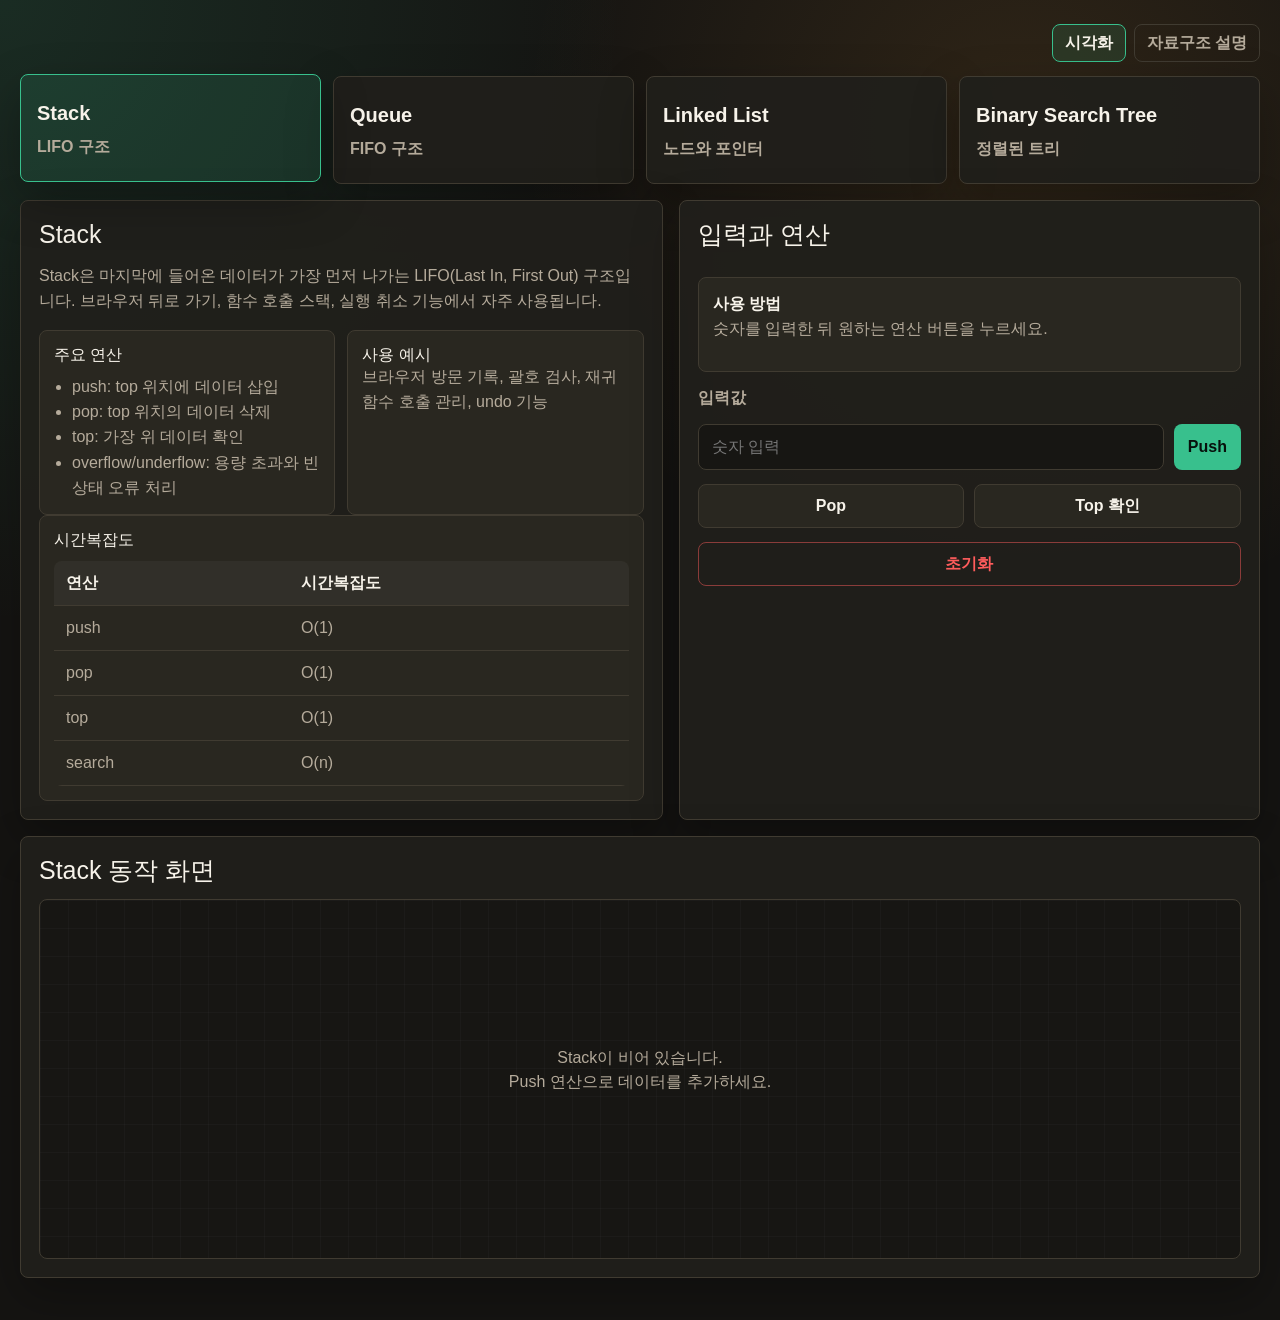
<file: index.html>
<!DOCTYPE html>
<html lang="ko">
<head>
  <meta charset="UTF-8">
  <meta name="viewport" content="width=device-width, initial-scale=1.0">
  <title>Data Structure Visualizer</title>
  <link href="vendor/bootstrap-reboot.min.css" rel="stylesheet">
  <link rel="stylesheet" href="style.css">
</head>
<body>
  <div class="app-shell">
    <div class="page-links" aria-label="페이지 이동">
      <a class="active" href="index.html">시각화</a>
      <a href="about.html">자료구조 설명</a>
    </div>

    <nav class="structure-nav" id="structureNav" aria-label="자료구조 선택"></nav>

    <main class="dashboard">
      <section class="panel concept-panel" aria-label="자료구조 설명">
        <div class="panel-heading">
          <h2 id="structureTitle">Stack</h2>
        </div>
        <p id="structureConcept" class="concept-text"></p>

        <div class="info-grid">
          <article>
            <h3>주요 연산</h3>
            <ul id="operationList"></ul>
          </article>
          <article>
            <h3>사용 예시</h3>
            <p id="useCaseText"></p>
          </article>
        </div>

        <div class="complexity-wrap">
          <h3>시간복잡도</h3>
          <table>
            <thead>
              <tr>
                <th>연산</th>
                <th>시간복잡도</th>
              </tr>
            </thead>
            <tbody id="complexityTable"></tbody>
          </table>
        </div>
      </section>

      <section class="panel control-panel" aria-label="자료구조 연산">
        <div class="panel-heading">
          <h2>입력과 연산</h2>
        </div>

        <div class="guide-box">
          <strong>사용 방법</strong>
          <p id="guideText">숫자를 입력한 뒤 원하는 연산 버튼을 누르세요.</p>
        </div>

        <label class="input-label" for="valueInput">입력값</label>
        <div class="input-row">
          <input id="valueInput" type="number" placeholder="숫자 입력" inputmode="numeric">
          <button id="primaryAction" type="button">Push</button>
        </div>

        <div class="button-grid" id="actionButtons"></div>
        <button class="reset-button" id="resetButton" type="button">초기화</button>
      </section>

      <section class="panel visual-panel" aria-label="시각화 영역">
        <div class="panel-heading">
          <h2 id="visualTitle">Stack 동작 화면</h2>
        </div>
        <div class="visual-stage" id="visualStage"></div>
      </section>
    </main>
  </div>

  <script src="vendor/d3.min.js"></script>
  <script src="script.js?v=2"></script>
</body>
</html>
</file>
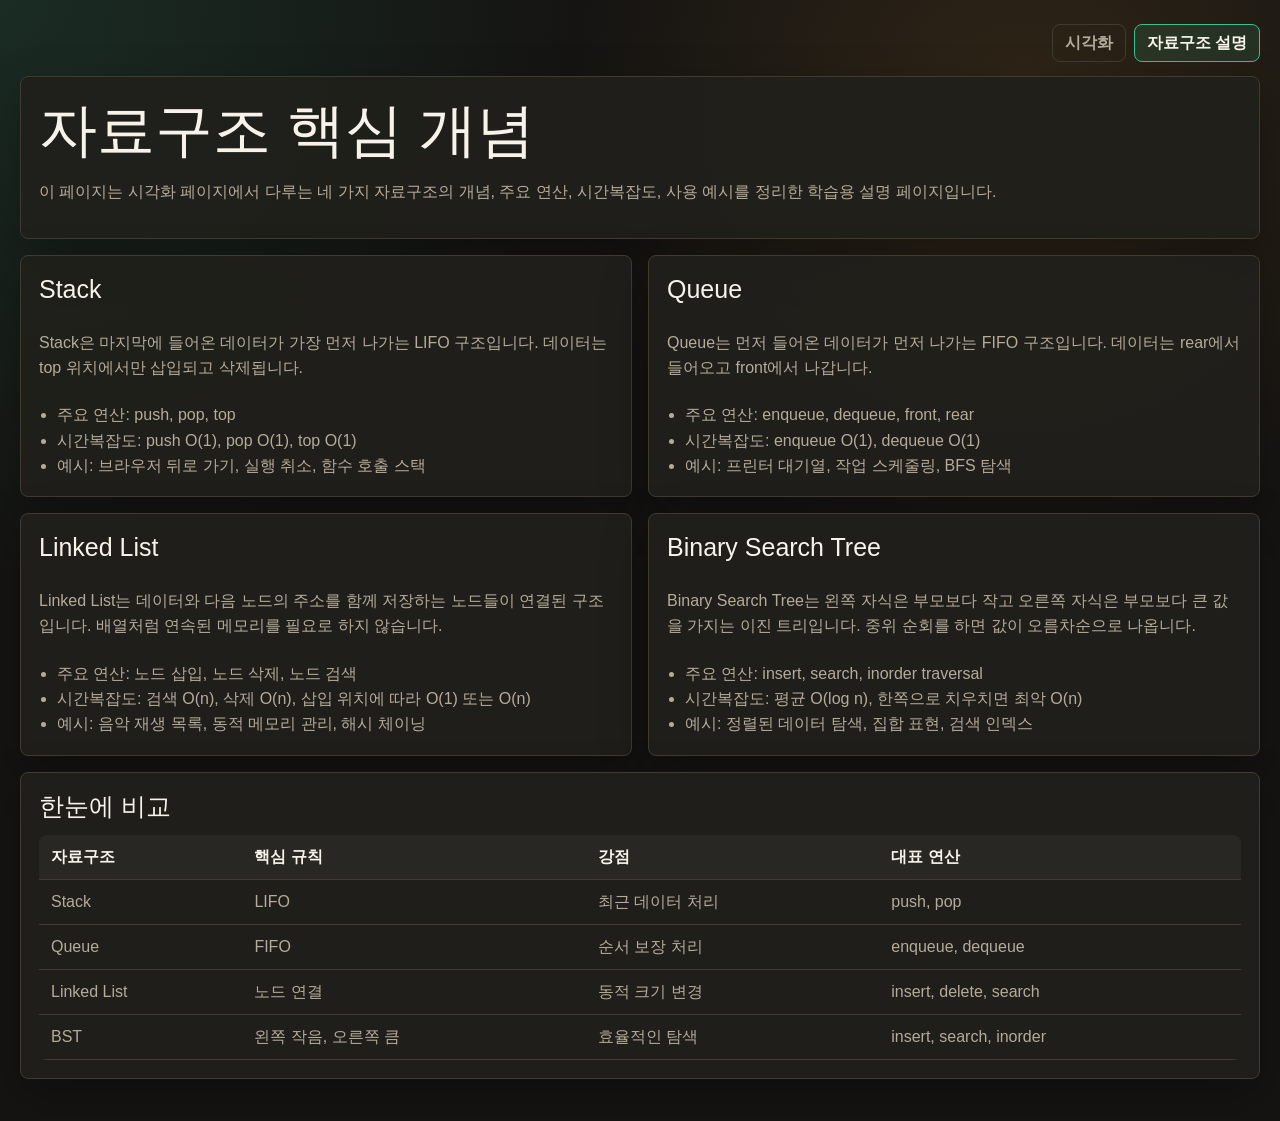
<file: about.html>
<!DOCTYPE html>
<html lang="ko">
<head>
  <meta charset="UTF-8">
  <meta name="viewport" content="width=device-width, initial-scale=1.0">
  <title>자료구조 설명 - Data Structure Visualizer</title>
  <link href="vendor/bootstrap-reboot.min.css" rel="stylesheet">
  <link rel="stylesheet" href="style.css">
</head>
<body>
  <div class="app-shell">
    <div class="page-links" aria-label="페이지 이동">
      <a href="index.html">시각화</a>
      <a class="active" href="about.html">자료구조 설명</a>
    </div>

    <main class="about-layout">
      <section class="panel">
        <div class="panel-heading">
          <h1>자료구조 핵심 개념</h1>
        </div>
        <p class="concept-text">
          이 페이지는 시각화 페이지에서 다루는 네 가지 자료구조의 개념, 주요 연산, 시간복잡도,
          사용 예시를 정리한 학습용 설명 페이지입니다.
        </p>
      </section>

      <section class="structure-explain-grid">
        <article class="panel explain-card">
          <div class="panel-heading">
            <h2>Stack</h2>
          </div>
          <p>
            Stack은 마지막에 들어온 데이터가 가장 먼저 나가는 LIFO 구조입니다.
            데이터는 top 위치에서만 삽입되고 삭제됩니다.
          </p>
          <ul>
            <li>주요 연산: push, pop, top</li>
            <li>시간복잡도: push O(1), pop O(1), top O(1)</li>
            <li>예시: 브라우저 뒤로 가기, 실행 취소, 함수 호출 스택</li>
          </ul>
        </article>

        <article class="panel explain-card">
          <div class="panel-heading">
            <h2>Queue</h2>
          </div>
          <p>
            Queue는 먼저 들어온 데이터가 먼저 나가는 FIFO 구조입니다.
            데이터는 rear에서 들어오고 front에서 나갑니다.
          </p>
          <ul>
            <li>주요 연산: enqueue, dequeue, front, rear</li>
            <li>시간복잡도: enqueue O(1), dequeue O(1)</li>
            <li>예시: 프린터 대기열, 작업 스케줄링, BFS 탐색</li>
          </ul>
        </article>

        <article class="panel explain-card">
          <div class="panel-heading">
            <h2>Linked List</h2>
          </div>
          <p>
            Linked List는 데이터와 다음 노드의 주소를 함께 저장하는 노드들이 연결된 구조입니다.
            배열처럼 연속된 메모리를 필요로 하지 않습니다.
          </p>
          <ul>
            <li>주요 연산: 노드 삽입, 노드 삭제, 노드 검색</li>
            <li>시간복잡도: 검색 O(n), 삭제 O(n), 삽입 위치에 따라 O(1) 또는 O(n)</li>
            <li>예시: 음악 재생 목록, 동적 메모리 관리, 해시 체이닝</li>
          </ul>
        </article>

        <article class="panel explain-card">
          <div class="panel-heading">
            <h2>Binary Search Tree</h2>
          </div>
          <p>
            Binary Search Tree는 왼쪽 자식은 부모보다 작고 오른쪽 자식은 부모보다 큰 값을 가지는
            이진 트리입니다. 중위 순회를 하면 값이 오름차순으로 나옵니다.
          </p>
          <ul>
            <li>주요 연산: insert, search, inorder traversal</li>
            <li>시간복잡도: 평균 O(log n), 한쪽으로 치우치면 최악 O(n)</li>
            <li>예시: 정렬된 데이터 탐색, 집합 표현, 검색 인덱스</li>
          </ul>
        </article>
      </section>

      <section class="panel">
        <div class="panel-heading">
          <h2>한눈에 비교</h2>
        </div>
        <table>
          <thead>
            <tr>
              <th>자료구조</th>
              <th>핵심 규칙</th>
              <th>강점</th>
              <th>대표 연산</th>
            </tr>
          </thead>
          <tbody>
            <tr>
              <td>Stack</td>
              <td>LIFO</td>
              <td>최근 데이터 처리</td>
              <td>push, pop</td>
            </tr>
            <tr>
              <td>Queue</td>
              <td>FIFO</td>
              <td>순서 보장 처리</td>
              <td>enqueue, dequeue</td>
            </tr>
            <tr>
              <td>Linked List</td>
              <td>노드 연결</td>
              <td>동적 크기 변경</td>
              <td>insert, delete, search</td>
            </tr>
            <tr>
              <td>BST</td>
              <td>왼쪽 작음, 오른쪽 큼</td>
              <td>효율적인 탐색</td>
              <td>insert, search, inorder</td>
            </tr>
          </tbody>
        </table>
      </section>
    </main>
  </div>
</body>
</html>
</file>
<file: style.css>
:root {
  color-scheme: dark;
  --bg: #151412;
  --panel: #201f1b;
  --panel-2: #292720;
  --ink: #f7f3ea;
  --muted: #b5ab9b;
  --line: #403b31;
  --accent: #38c08d;
  --accent-2: #f0a03a;
  --danger: #ff5c5c;
  --success: #4fdb93;
  --warning: #ffd166;
  --shadow: 0 18px 48px rgba(0, 0, 0, 0.28);
}

* {
  box-sizing: border-box;
}

body {
  margin: 0;
  min-height: 100vh;
  background:
    radial-gradient(circle at top left, rgba(56, 192, 141, 0.14), transparent 34%),
    radial-gradient(circle at 80% 10%, rgba(240, 160, 58, 0.12), transparent 32%),
    var(--bg);
  color: var(--ink);
  font-family: Arial, "Noto Sans KR", sans-serif;
}

button,
input {
  font: inherit;
}

button {
  border: 0;
  cursor: pointer;
}

.app-shell {
  width: min(1240px, calc(100% - 32px));
  margin: 0 auto;
  padding: 24px 0 42px;
}

.page-links {
  display: flex;
  justify-content: flex-end;
  gap: 8px;
  margin-bottom: 14px;
}

.page-links a {
  display: inline-flex;
  align-items: center;
  min-height: 38px;
  padding: 0 12px;
  border: 1px solid var(--line);
  border-radius: 8px;
  color: var(--muted);
  text-decoration: none;
  font-weight: 900;
}

.page-links a.active,
.page-links a:hover {
  border-color: var(--accent);
  color: var(--ink);
  background: rgba(56, 192, 141, 0.13);
}

.eyebrow {
  margin: 0 0 8px;
  color: var(--accent);
  font-size: 12px;
  font-weight: 900;
  letter-spacing: 0;
  text-transform: uppercase;
}

.structure-nav {
  display: grid;
  grid-template-columns: repeat(4, minmax(0, 1fr));
  gap: 12px;
  margin-bottom: 16px;
}

.nav-card {
  min-height: 108px;
  padding: 16px;
  border: 1px solid var(--line);
  border-radius: 8px;
  background: rgba(32, 31, 27, 0.92);
  color: var(--ink);
  text-align: left;
  box-shadow: var(--shadow);
  transition: transform 180ms ease, border-color 180ms ease, background 180ms ease;
}

.nav-card:hover,
.nav-card.active {
  transform: translateY(-2px);
  border-color: var(--accent);
  background: rgba(56, 192, 141, 0.13);
}

.nav-card strong,
.nav-card span {
  display: block;
}

.nav-card strong {
  font-size: 20px;
}

.nav-card span {
  margin-top: 8px;
  color: var(--muted);
  line-height: 1.35;
}

.dashboard {
  display: grid;
  grid-template-columns: 1.05fr 0.95fr;
  gap: 16px;
}

.panel {
  min-width: 0;
  padding: 18px;
  border: 1px solid var(--line);
  border-radius: 8px;
  background: rgba(32, 31, 27, 0.94);
  box-shadow: var(--shadow);
}

.visual-panel {
  grid-column: 1 / -1;
}

.about-layout {
  display: grid;
  gap: 16px;
}

.about-layout h1 {
  margin: 0;
  font-size: clamp(34px, 6vw, 58px);
  letter-spacing: 0;
}

.structure-explain-grid {
  display: grid;
  grid-template-columns: repeat(2, minmax(0, 1fr));
  gap: 16px;
}

.explain-card {
  display: flex;
  flex-direction: column;
  gap: 12px;
}

.explain-card p {
  margin: 0;
  color: var(--muted);
  line-height: 1.58;
}

.requirement-grid {
  display: grid;
  grid-template-columns: repeat(3, minmax(0, 1fr));
  gap: 12px;
}

.requirement-grid article {
  padding: 14px;
  border: 1px solid var(--line);
  border-radius: 8px;
  background: var(--panel-2);
}

.requirement-grid strong {
  display: block;
  margin-bottom: 8px;
  color: var(--accent);
}

.requirement-grid p {
  margin: 0;
  color: var(--muted);
  line-height: 1.58;
}

.panel-heading {
  display: flex;
  flex-direction: column;
  margin-bottom: 14px;
}

.panel h2,
.panel h3 {
  margin: 0;
  letter-spacing: 0;
}

.panel h2 {
  font-size: 25px;
}

.panel h3 {
  font-size: 16px;
}

.concept-text,
.guide-box p,
.info-grid p,
li {
  color: var(--muted);
  line-height: 1.58;
}

.info-grid {
  display: grid;
  grid-template-columns: 1fr 1fr;
  gap: 12px;
  margin-top: 16px;
}

.info-grid article,
.guide-box,
.complexity-wrap {
  padding: 14px;
  border: 1px solid var(--line);
  border-radius: 8px;
  background: var(--panel-2);
}

ul {
  margin: 10px 0 0;
  padding-left: 18px;
}

table {
  width: 100%;
  margin-top: 12px;
  border-collapse: collapse;
  overflow: hidden;
  border-radius: 8px;
}

th,
td {
  padding: 10px 12px;
  border-bottom: 1px solid var(--line);
  color: var(--muted);
  text-align: left;
}

th {
  color: var(--ink);
  background: rgba(255, 255, 255, 0.04);
}

.control-panel {
  display: flex;
  flex-direction: column;
  gap: 14px;
}

.input-label {
  color: var(--muted);
  font-weight: 900;
}

.input-row {
  display: grid;
  grid-template-columns: 1fr auto;
  gap: 10px;
}

input {
  width: 100%;
  min-width: 0;
  min-height: 46px;
  padding: 0 13px;
  border: 1px solid var(--line);
  border-radius: 8px;
  outline: 0;
  background: #171613;
  color: var(--ink);
}

input:focus {
  border-color: var(--accent);
}

button {
  min-height: 44px;
  padding: 0 14px;
  border-radius: 8px;
  background: var(--accent);
  color: #07110c;
  font-weight: 900;
  transition: transform 150ms ease, opacity 150ms ease, background 150ms ease;
}

button:hover {
  transform: translateY(-1px);
}

button:disabled {
  cursor: not-allowed;
  opacity: 0.55;
  transform: none;
}

.button-grid {
  display: grid;
  grid-template-columns: repeat(2, minmax(0, 1fr));
  gap: 10px;
}

.secondary-button {
  background: var(--panel-2);
  color: var(--ink);
  border: 1px solid var(--line);
}

.reset-button {
  background: transparent;
  color: var(--danger);
  border: 1px solid rgba(255, 92, 92, 0.48);
}

.visual-stage {
  overflow: auto;
  min-height: 360px;
  padding: 20px;
  border: 1px solid var(--line);
  border-radius: 8px;
  background:
    linear-gradient(rgba(255, 255, 255, 0.025) 1px, transparent 1px),
    linear-gradient(90deg, rgba(255, 255, 255, 0.025) 1px, transparent 1px),
    #171613;
  background-size: 28px 28px;
}

.stack-view {
  display: flex;
  flex-direction: column-reverse;
  align-items: center;
  justify-content: flex-start;
  gap: 8px;
  min-height: 310px;
}

.stack-item,
.queue-item,
.list-node,
.tree-node {
  display: inline-flex;
  align-items: center;
  justify-content: center;
  min-width: 74px;
  min-height: 52px;
  padding: 10px 14px;
  border: 1px solid rgba(56, 192, 141, 0.52);
  border-radius: 8px;
  background: rgba(56, 192, 141, 0.13);
  color: var(--ink);
  font-weight: 900;
  box-shadow: 0 10px 24px rgba(0, 0, 0, 0.2);
}

.stack-base {
  width: min(340px, 100%);
  height: 12px;
  border-radius: 999px;
  background: var(--accent-2);
}

.queue-view,
.linked-view {
  display: flex;
  align-items: center;
  min-height: 310px;
  gap: 12px;
}

.queue-view {
  justify-content: center;
}

.queue-item {
  position: relative;
}

.queue-label {
  position: absolute;
  top: -26px;
  color: var(--accent-2);
  font-size: 12px;
  font-weight: 900;
}

.list-node {
  position: relative;
  flex-direction: column;
  min-width: 92px;
}

.node-index {
  margin-top: 4px;
  color: var(--muted);
  font-size: 12px;
}

.pointer {
  display: inline-flex;
  align-items: center;
  color: var(--accent-2);
  font-size: 32px;
  font-weight: 900;
}

.tree-view {
  min-width: 720px;
  min-height: 330px;
}

.tree-level {
  display: flex;
  justify-content: center;
  gap: 34px;
  min-height: 78px;
}

.tree-slot {
  display: flex;
  align-items: center;
  justify-content: center;
  min-width: 88px;
}

.tree-node {
  min-width: 58px;
  min-height: 58px;
  border-radius: 999px;
}

.tree-line-area {
  position: relative;
  height: 18px;
}

.empty-state {
  display: grid;
  place-items: center;
  min-height: 300px;
  color: var(--muted);
  text-align: center;
}

.entering {
  animation: enter-pop 420ms ease both;
}

.removing {
  animation: remove-pop 360ms ease both;
}

.highlight {
  border-color: var(--accent-2);
  background: rgba(240, 160, 58, 0.2);
}

.found {
  border-color: var(--success);
  background: rgba(79, 219, 147, 0.26);
}

.warning {
  border-color: var(--danger);
  background: rgba(255, 92, 92, 0.2);
}

@keyframes enter-pop {
  from {
    opacity: 0;
    transform: translateY(-18px) scale(0.92);
  }
  to {
    opacity: 1;
    transform: translateY(0) scale(1);
  }
}

@keyframes remove-pop {
  to {
    opacity: 0;
    transform: translateY(16px) scale(0.9);
  }
}

@media (max-width: 980px) {
  .structure-nav,
  .dashboard,
  .info-grid,
  .structure-explain-grid,
  .requirement-grid {
    grid-template-columns: 1fr 1fr;
  }

  .concept-panel,
  .control-panel {
    grid-column: 1 / -1;
  }
}

@media (max-width: 680px) {
  .app-shell {
    width: min(100% - 20px, 1240px);
    padding-top: 18px;
  }

  .structure-nav,
  .dashboard,
  .info-grid,
  .structure-explain-grid,
  .requirement-grid,
  .input-row,
  .button-grid {
    grid-template-columns: 1fr;
  }

  .page-links {
    justify-content: stretch;
  }

  .page-links a {
    flex: 1;
    justify-content: center;
  }

  .panel {
    padding: 14px;
  }

  .visual-stage {
    min-height: 300px;
    padding: 14px;
  }

  .queue-view,
  .linked-view {
    justify-content: flex-start;
  }
}
</file>
